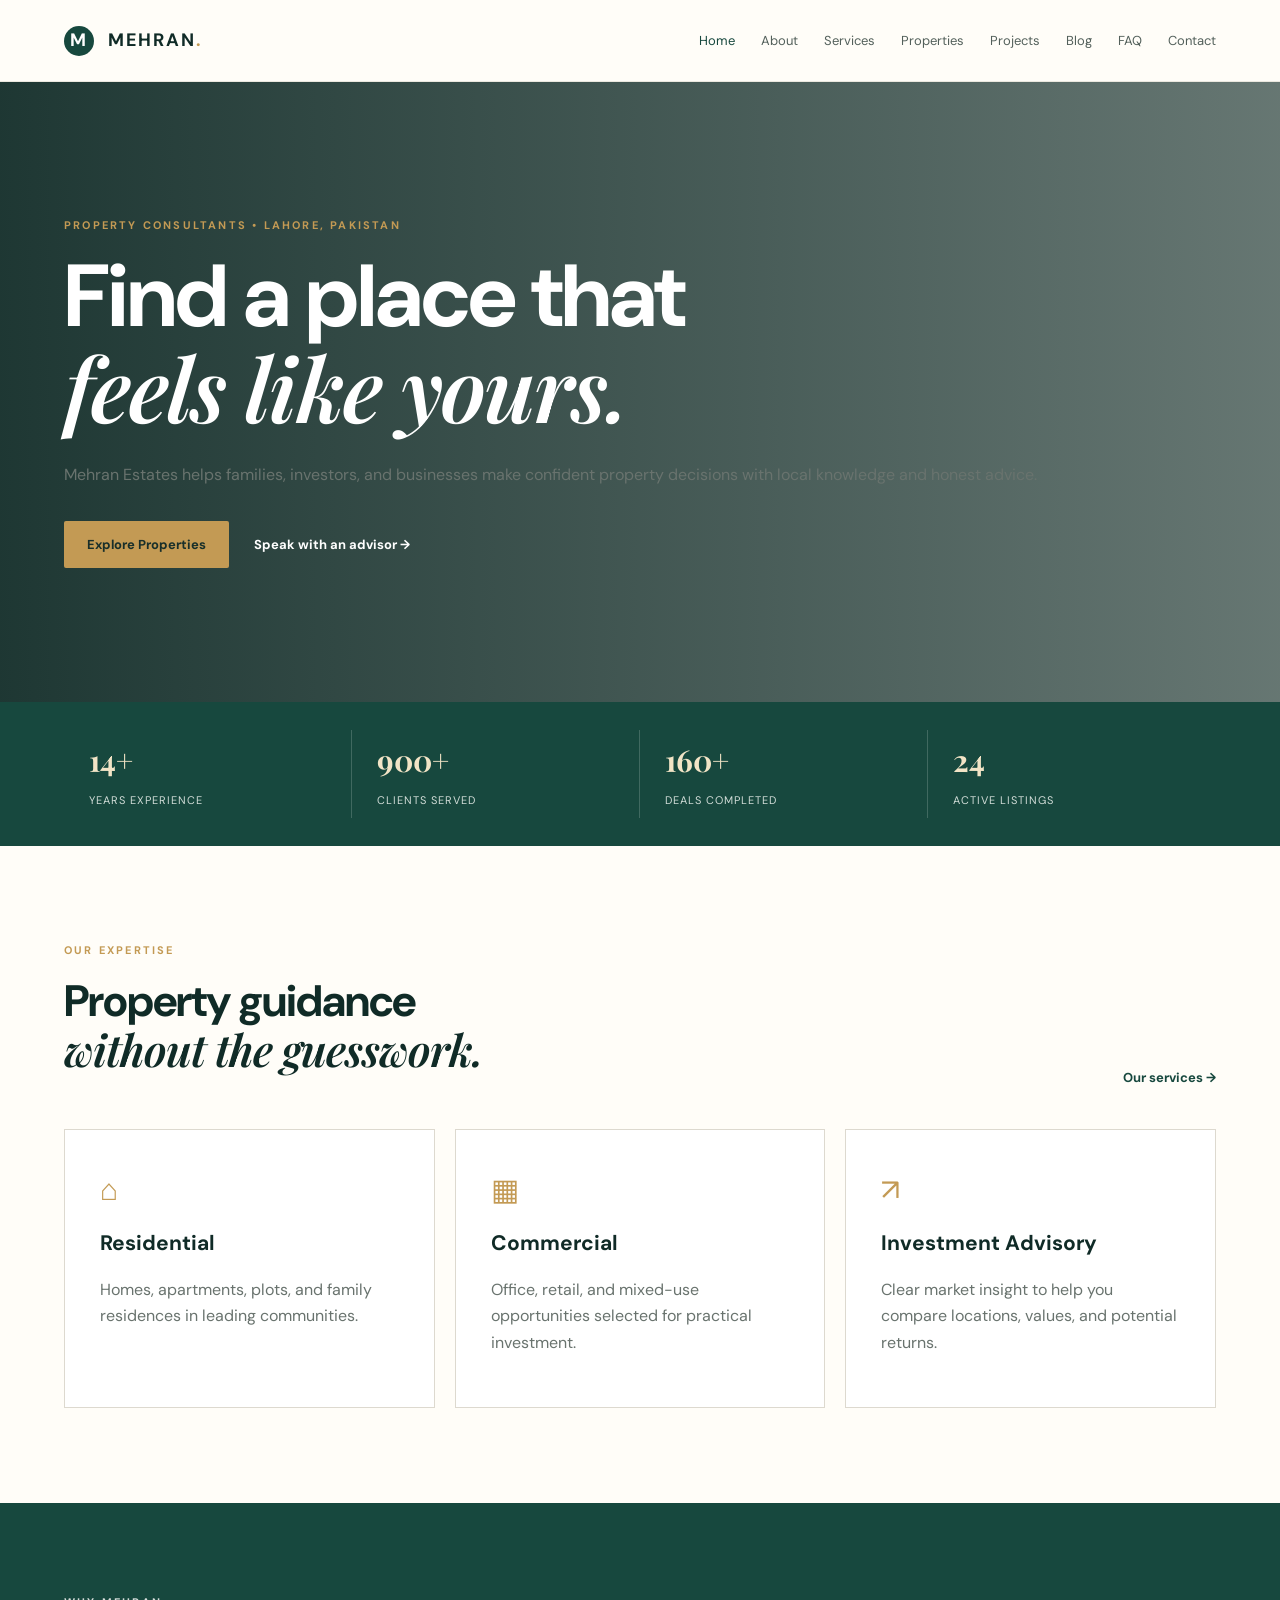
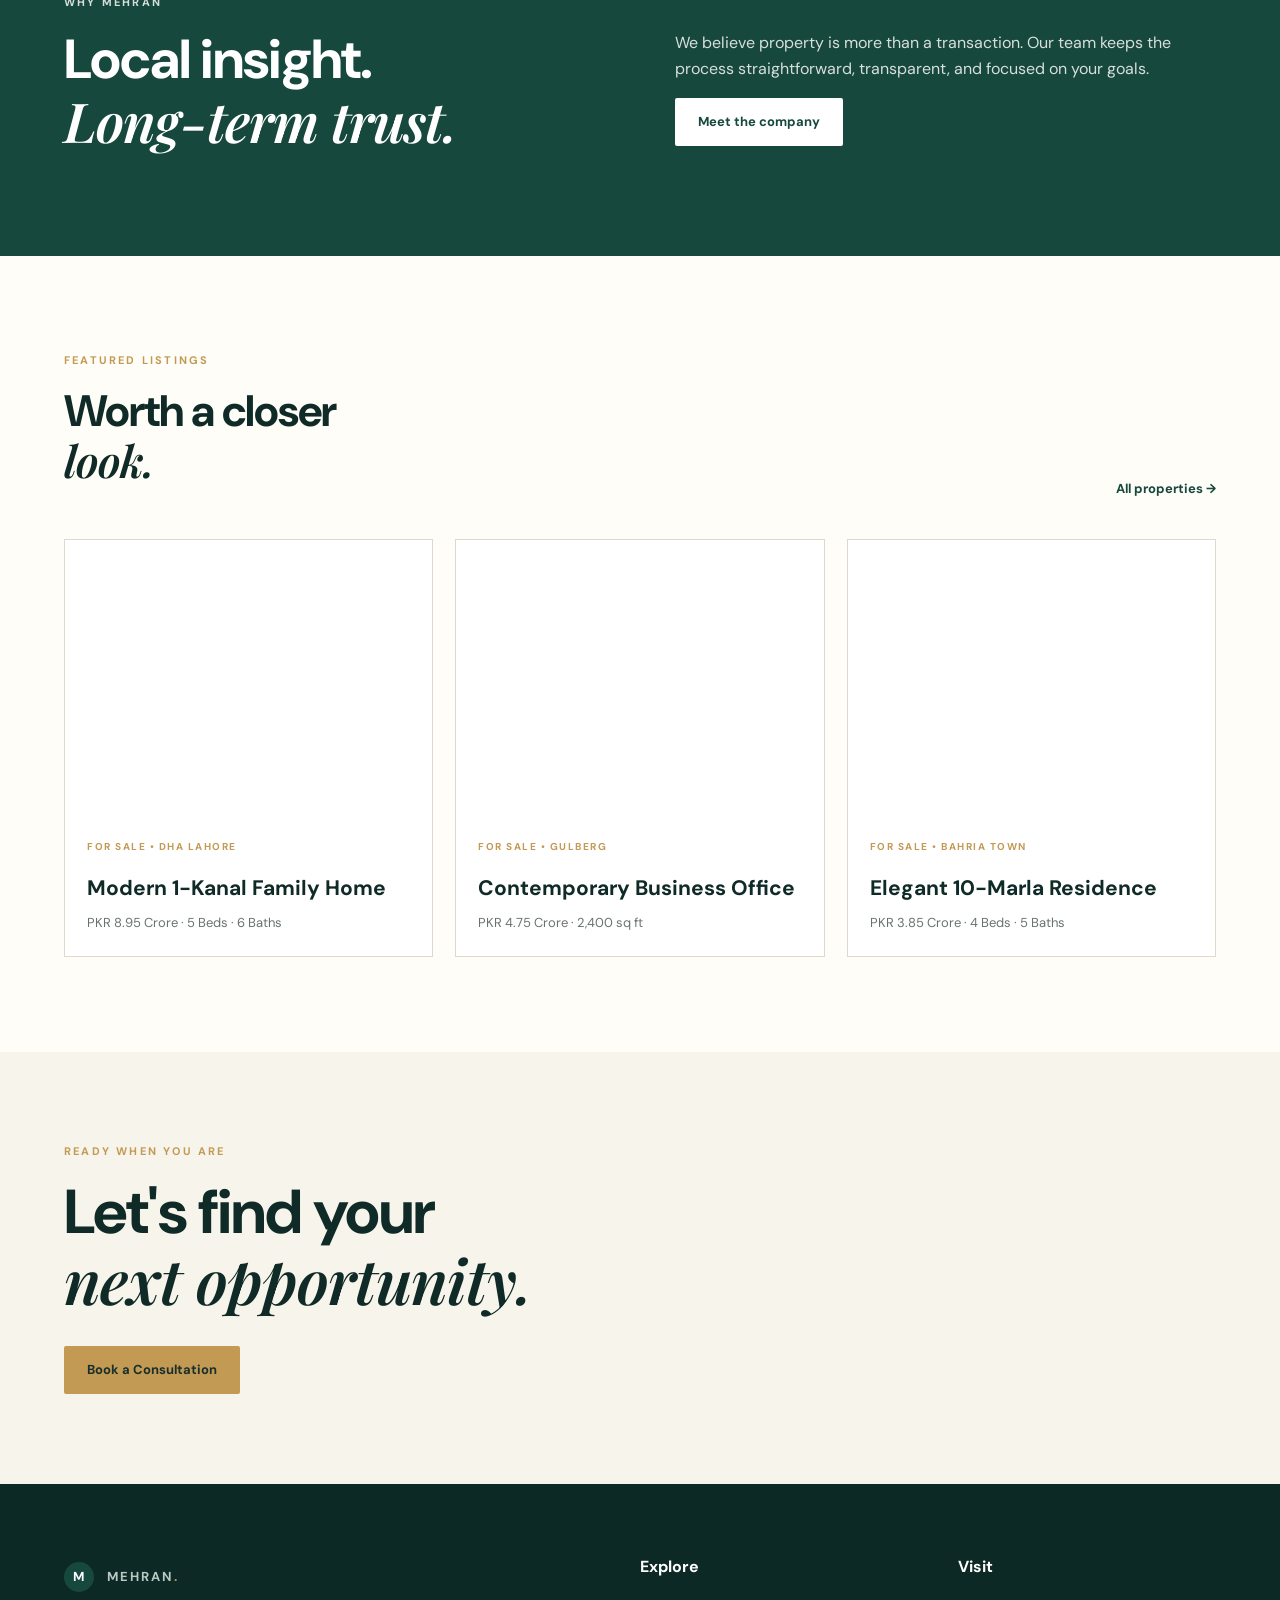
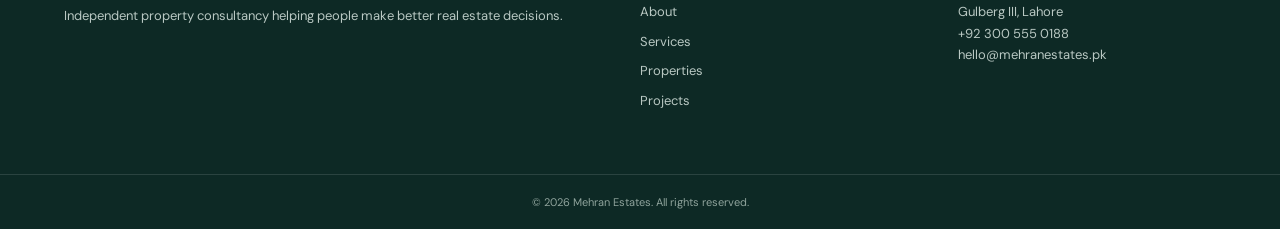
<file: index.html>
<!DOCTYPE html><html lang="en"><head><meta charset="UTF-8"><meta name="viewport" content="width=device-width, initial-scale=1.0"><meta name="description" content="A better way to find your place in Pakistan."><title>Home | Mehran Estates</title><link rel="stylesheet" href="style.css"></head><body>
<header><div class="container nav"><a class="logo" href="index.html"><span>M</span> MEHRAN<span class="gold">.</span></a><nav><a class="active" href="index.html">Home</a><a class="" href="about.html">About</a><a class="" href="services.html">Services</a><a class="" href="properties.html">Properties</a><a class="" href="projects.html">Projects</a><a class="" href="blog.html">Blog</a><a class="" href="faq.html">FAQ</a><a class="" href="contact.html">Contact</a></nav><button class="menu" aria-label="Open menu">☰</button></div></header><main><section class="hero"><div class="container hero-inner"><p class="eyebrow">PROPERTY CONSULTANTS • LAHORE, PAKISTAN</p><h1>Find a place that<br><i>feels like yours.</i></h1><p>Mehran Estates helps families, investors, and businesses make confident property decisions with local knowledge and honest advice.</p><div class="actions"><a class="btn" href="properties.html">Explore Properties</a><a class="link" href="contact.html">Speak with an advisor →</a></div></div></section>
<section class="stats"><div class="container stats-grid"><div><b>14+</b><span>Years Experience</span></div><div><b>900+</b><span>Clients Served</span></div><div><b>160+</b><span>Deals Completed</span></div><div><b>24</b><span>Active Listings</span></div></div></section>
<section class="section"><div class="container"><div class="heading"><div><p class="eyebrow">OUR EXPERTISE</p><h2>Property guidance<br><i>without the guesswork.</i></h2></div><a class="link" href="services.html">Our services →</a></div><div class="cards"><article><span class="icon">⌂</span><h3>Residential</h3><p>Homes, apartments, plots, and family residences in leading communities.</p></article><article><span class="icon">▦</span><h3>Commercial</h3><p>Office, retail, and mixed-use opportunities selected for practical investment.</p></article><article><span class="icon">↗</span><h3>Investment Advisory</h3><p>Clear market insight to help you compare locations, values, and potential returns.</p></article></div></div></section>
<section class="dark"><div class="container two"><div><p class="eyebrow">WHY MEHRAN</p><h2>Local insight.<br><i>Long-term trust.</i></h2></div><div><p>We believe property is more than a transaction. Our team keeps the process straightforward, transparent, and focused on your goals.</p><a class="btn light" href="about.html">Meet the company</a></div></div></section>
<section class="section"><div class="container"><div class="heading"><div><p class="eyebrow">FEATURED LISTINGS</p><h2>Worth a closer<br><i>look.</i></h2></div><a class="link" href="properties.html">All properties →</a></div><div class="property-grid">
<article class="property"><div class="photo p1"></div><div class="property-body"><small>FOR SALE • DHA LAHORE</small><h3>Modern 1-Kanal Family Home</h3><p>PKR 8.95 Crore · 5 Beds · 6 Baths</p></div></article>
<article class="property"><div class="photo p2"></div><div class="property-body"><small>FOR SALE • GULBERG</small><h3>Contemporary Business Office</h3><p>PKR 4.75 Crore · 2,400 sq ft</p></div></article>
<article class="property"><div class="photo p3"></div><div class="property-body"><small>FOR SALE • BAHRIA TOWN</small><h3>Elegant 10-Marla Residence</h3><p>PKR 3.85 Crore · 4 Beds · 5 Baths</p></div></article></div></div></section>
<section class="cta"><div class="container"><p class="eyebrow">READY WHEN YOU ARE</p><h2>Let's find your<br><i>next opportunity.</i></h2><a class="btn" href="contact.html">Book a Consultation</a></div></section></main>
<footer><div class="container footer-grid"><div><a class="logo footer-logo" href="index.html"><span>M</span> MEHRAN<span class="gold">.</span></a><p>Independent property consultancy helping people make better real estate decisions.</p></div><div><h4>Explore</h4><a href="about.html">About</a><a href="services.html">Services</a><a href="properties.html">Properties</a><a href="projects.html">Projects</a></div><div><h4>Visit</h4><p>Gulberg III, Lahore<br>+92 300 555 0188<br>hello@mehranestates.pk</p></div></div><div class="copyright">© 2026 Mehran Estates. All rights reserved.</div></footer>
<script src="script.js"></script></body></html>
</file>
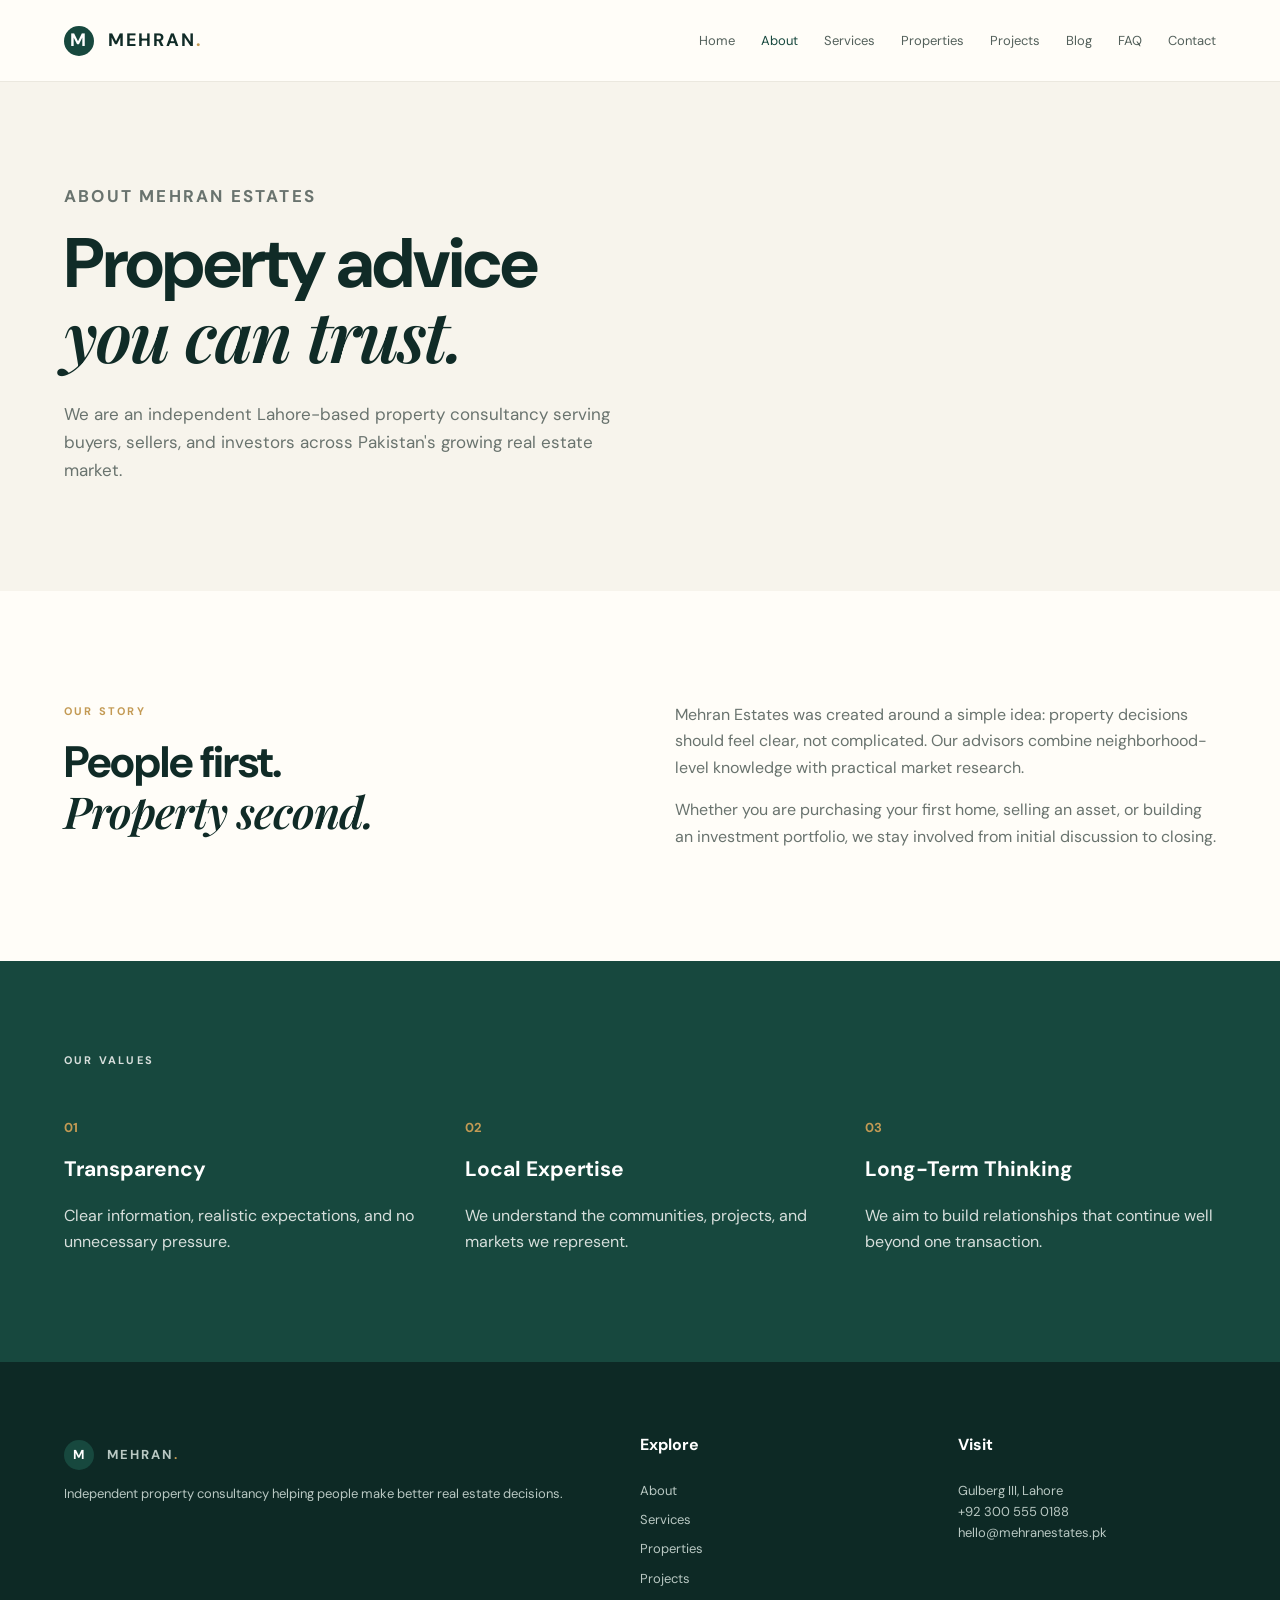
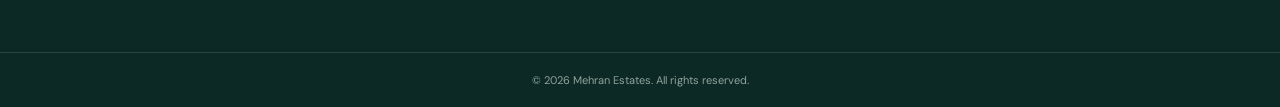
<file: about.html>
<!DOCTYPE html><html lang="en"><head><meta charset="UTF-8"><meta name="viewport" content="width=device-width, initial-scale=1.0"><meta name="description" content="Built on local knowledge and lasting relationships."><title>About Us | Mehran Estates</title><link rel="stylesheet" href="style.css"></head><body>
<header><div class="container nav"><a class="logo" href="index.html"><span>M</span> MEHRAN<span class="gold">.</span></a><nav><a class="" href="index.html">Home</a><a class="active" href="about.html">About</a><a class="" href="services.html">Services</a><a class="" href="properties.html">Properties</a><a class="" href="projects.html">Projects</a><a class="" href="blog.html">Blog</a><a class="" href="faq.html">FAQ</a><a class="" href="contact.html">Contact</a></nav><button class="menu" aria-label="Open menu">☰</button></div></header><main><section class="page-hero"><div class="container"><p class="eyebrow">ABOUT MEHRAN ESTATES</p><h1>Property advice<br><i>you can trust.</i></h1><p>We are an independent Lahore-based property consultancy serving buyers, sellers, and investors across Pakistan's growing real estate market.</p></div></section>
<section class="section"><div class="container two"><div><p class="eyebrow">OUR STORY</p><h2>People first.<br><i>Property second.</i></h2></div><div><p>Mehran Estates was created around a simple idea: property decisions should feel clear, not complicated. Our advisors combine neighborhood-level knowledge with practical market research.</p><p>Whether you are purchasing your first home, selling an asset, or building an investment portfolio, we stay involved from initial discussion to closing.</p></div></div></section>
<section class="dark"><div class="container"><p class="eyebrow">OUR VALUES</p><div class="values"><div><b>01</b><h3>Transparency</h3><p>Clear information, realistic expectations, and no unnecessary pressure.</p></div><div><b>02</b><h3>Local Expertise</h3><p>We understand the communities, projects, and markets we represent.</p></div><div><b>03</b><h3>Long-Term Thinking</h3><p>We aim to build relationships that continue well beyond one transaction.</p></div></div></div></section></main>
<footer><div class="container footer-grid"><div><a class="logo footer-logo" href="index.html"><span>M</span> MEHRAN<span class="gold">.</span></a><p>Independent property consultancy helping people make better real estate decisions.</p></div><div><h4>Explore</h4><a href="about.html">About</a><a href="services.html">Services</a><a href="properties.html">Properties</a><a href="projects.html">Projects</a></div><div><h4>Visit</h4><p>Gulberg III, Lahore<br>+92 300 555 0188<br>hello@mehranestates.pk</p></div></div><div class="copyright">© 2026 Mehran Estates. All rights reserved.</div></footer>
<script src="script.js"></script></body></html>
</file>
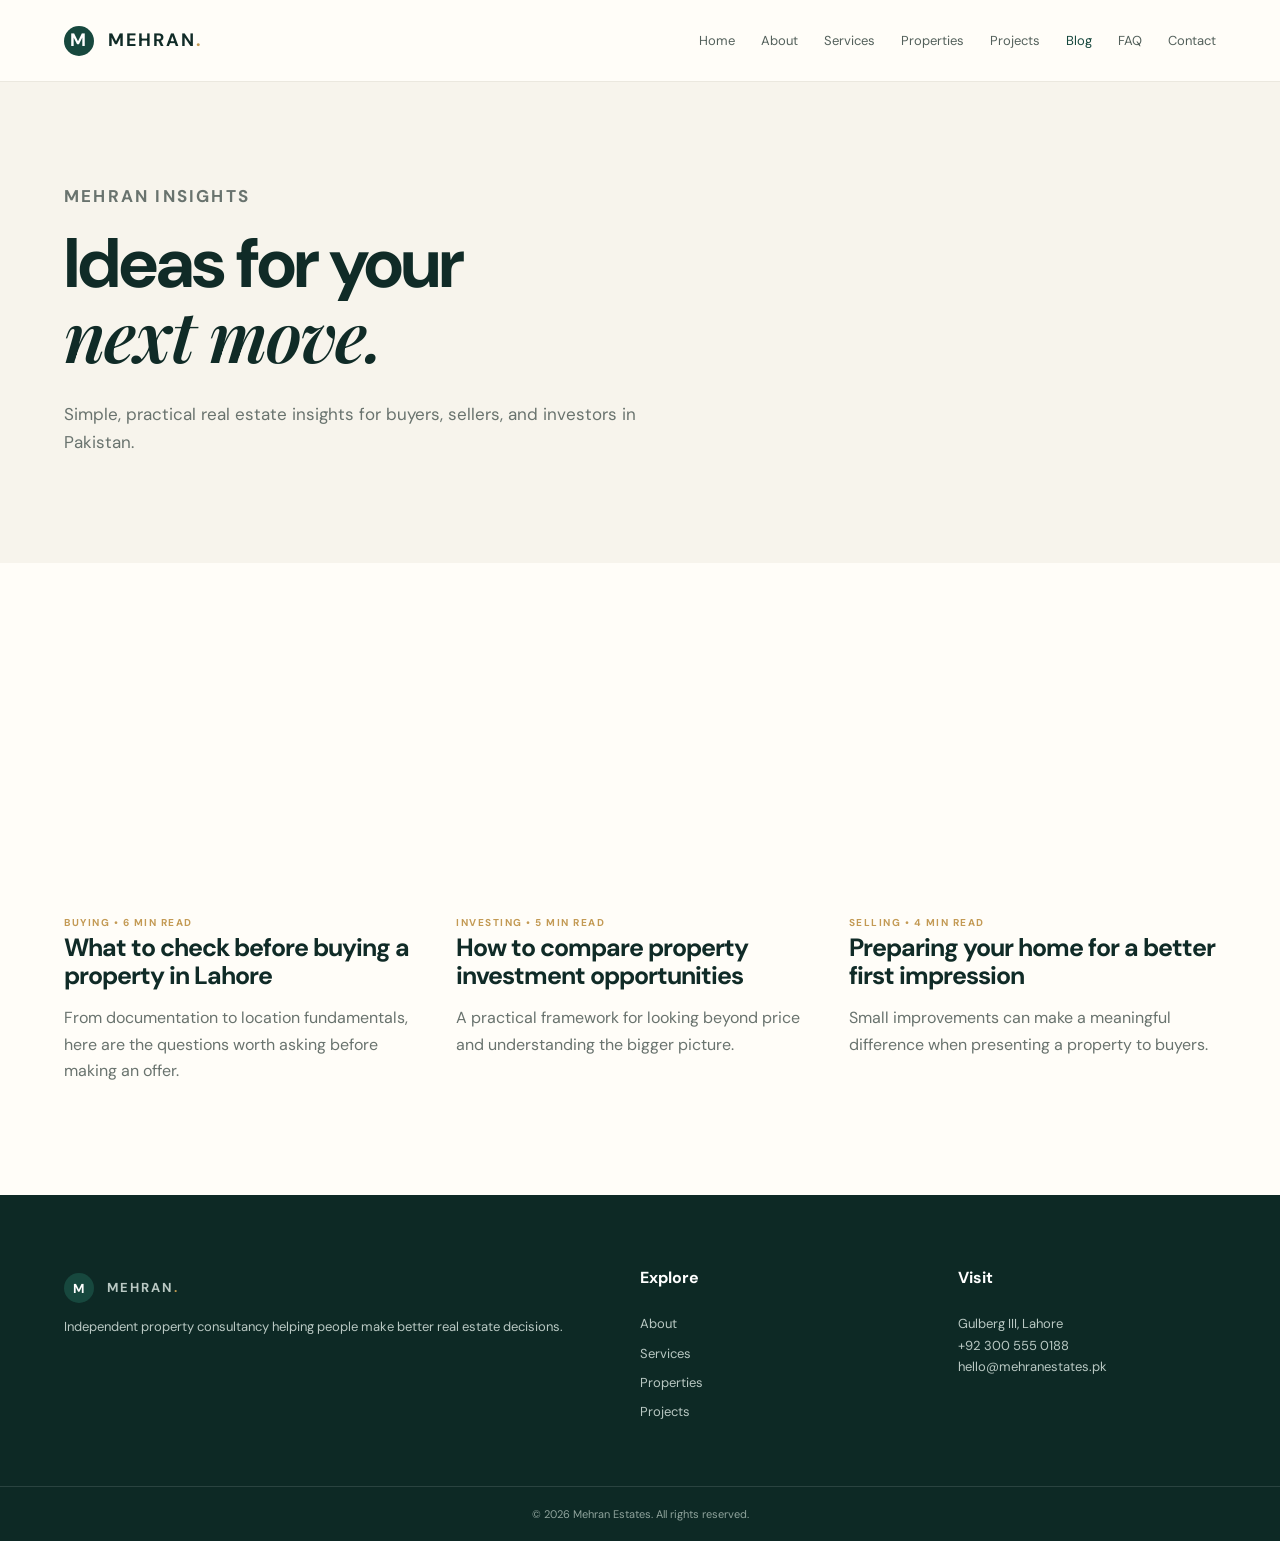
<file: blog.html>
<!DOCTYPE html><html lang="en"><head><meta charset="UTF-8"><meta name="viewport" content="width=device-width, initial-scale=1.0"><meta name="description" content="Useful perspectives for smarter property decisions."><title>Insights | Mehran Estates</title><link rel="stylesheet" href="style.css"></head><body>
<header><div class="container nav"><a class="logo" href="index.html"><span>M</span> MEHRAN<span class="gold">.</span></a><nav><a class="" href="index.html">Home</a><a class="" href="about.html">About</a><a class="" href="services.html">Services</a><a class="" href="properties.html">Properties</a><a class="" href="projects.html">Projects</a><a class="active" href="blog.html">Blog</a><a class="" href="faq.html">FAQ</a><a class="" href="contact.html">Contact</a></nav><button class="menu" aria-label="Open menu">☰</button></div></header><main><section class="page-hero"><div class="container"><p class="eyebrow">MEHRAN INSIGHTS</p><h1>Ideas for your<br><i>next move.</i></h1><p>Simple, practical real estate insights for buyers, sellers, and investors in Pakistan.</p></div></section>
<section class="section"><div class="container blog-grid"><article><div class="blog-photo b1"></div><small>BUYING • 6 MIN READ</small><h2>What to check before buying a property in Lahore</h2><p>From documentation to location fundamentals, here are the questions worth asking before making an offer.</p></article><article><div class="blog-photo b2"></div><small>INVESTING • 5 MIN READ</small><h2>How to compare property investment opportunities</h2><p>A practical framework for looking beyond price and understanding the bigger picture.</p></article><article><div class="blog-photo b3"></div><small>SELLING • 4 MIN READ</small><h2>Preparing your home for a better first impression</h2><p>Small improvements can make a meaningful difference when presenting a property to buyers.</p></article></div></section></main>
<footer><div class="container footer-grid"><div><a class="logo footer-logo" href="index.html"><span>M</span> MEHRAN<span class="gold">.</span></a><p>Independent property consultancy helping people make better real estate decisions.</p></div><div><h4>Explore</h4><a href="about.html">About</a><a href="services.html">Services</a><a href="properties.html">Properties</a><a href="projects.html">Projects</a></div><div><h4>Visit</h4><p>Gulberg III, Lahore<br>+92 300 555 0188<br>hello@mehranestates.pk</p></div></div><div class="copyright">© 2026 Mehran Estates. All rights reserved.</div></footer>
<script src="script.js"></script></body></html>
</file>
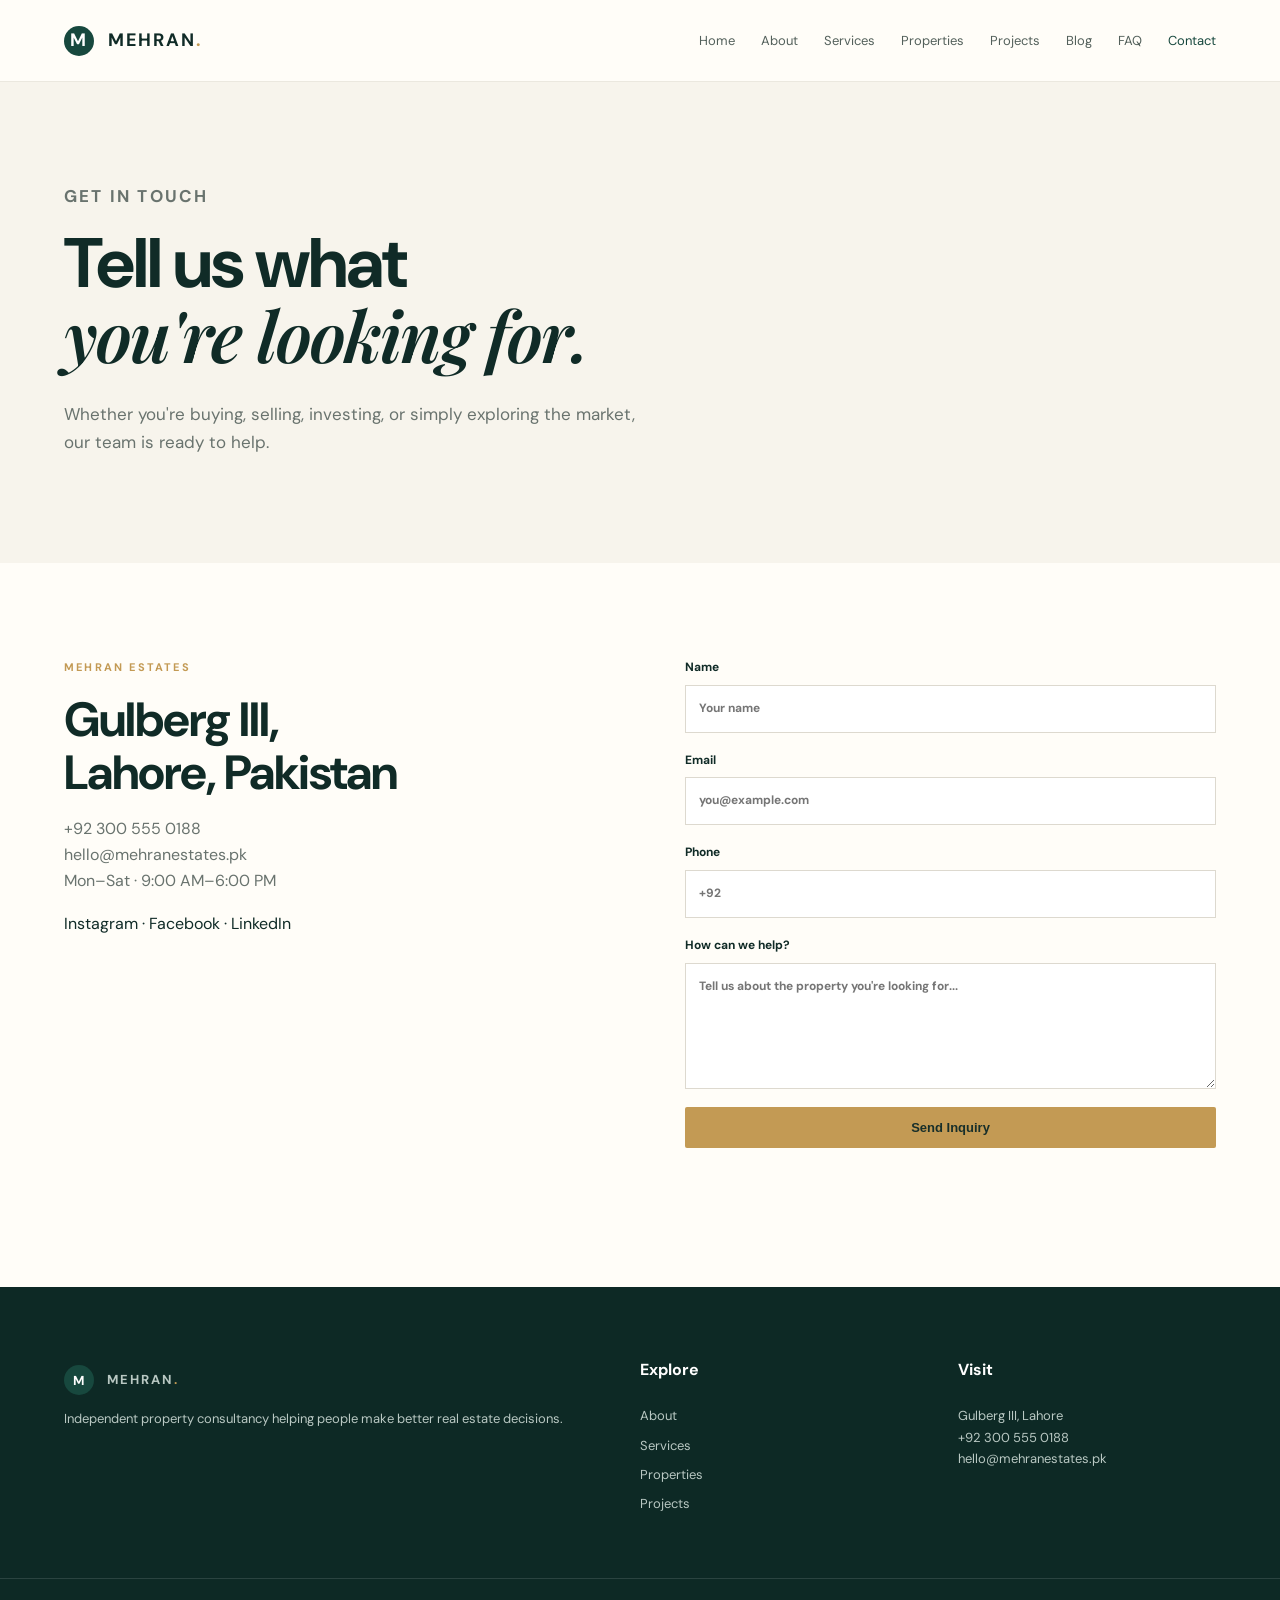
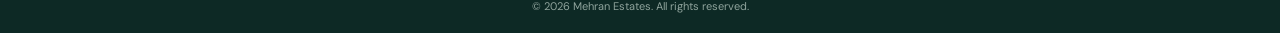
<file: contact.html>
<!DOCTYPE html><html lang="en"><head><meta charset="UTF-8"><meta name="viewport" content="width=device-width, initial-scale=1.0"><meta name="description" content="Let's talk about your next property move."><title>Contact | Mehran Estates</title><link rel="stylesheet" href="style.css"></head><body>
<header><div class="container nav"><a class="logo" href="index.html"><span>M</span> MEHRAN<span class="gold">.</span></a><nav><a class="" href="index.html">Home</a><a class="" href="about.html">About</a><a class="" href="services.html">Services</a><a class="" href="properties.html">Properties</a><a class="" href="projects.html">Projects</a><a class="" href="blog.html">Blog</a><a class="" href="faq.html">FAQ</a><a class="active" href="contact.html">Contact</a></nav><button class="menu" aria-label="Open menu">☰</button></div></header><main><section class="page-hero"><div class="container"><p class="eyebrow">GET IN TOUCH</p><h1>Tell us what<br><i>you're looking for.</i></h1><p>Whether you're buying, selling, investing, or simply exploring the market, our team is ready to help.</p></div></section>
<section class="section"><div class="container contact-grid"><div><p class="eyebrow">MEHRAN ESTATES</p><h2>Gulberg III,<br>Lahore, Pakistan</h2><p>+92 300 555 0188<br>hello@mehranestates.pk<br>Mon–Sat · 9:00 AM–6:00 PM</p><div class="social">Instagram · Facebook · LinkedIn</div></div><form onsubmit="return submitForm(event)"><label>Name<input required type="text" placeholder="Your name"></label><label>Email<input required type="email" placeholder="you@example.com"></label><label>Phone<input type="tel" placeholder="+92"></label><label>How can we help?<textarea required rows="5" placeholder="Tell us about the property you're looking for..."></textarea></label><button class="btn" type="submit">Send Inquiry</button><p id="form-message"></p></form></div></section></main>
<footer><div class="container footer-grid"><div><a class="logo footer-logo" href="index.html"><span>M</span> MEHRAN<span class="gold">.</span></a><p>Independent property consultancy helping people make better real estate decisions.</p></div><div><h4>Explore</h4><a href="about.html">About</a><a href="services.html">Services</a><a href="properties.html">Properties</a><a href="projects.html">Projects</a></div><div><h4>Visit</h4><p>Gulberg III, Lahore<br>+92 300 555 0188<br>hello@mehranestates.pk</p></div></div><div class="copyright">© 2026 Mehran Estates. All rights reserved.</div></footer>
<script src="script.js"></script></body></html>
</file>
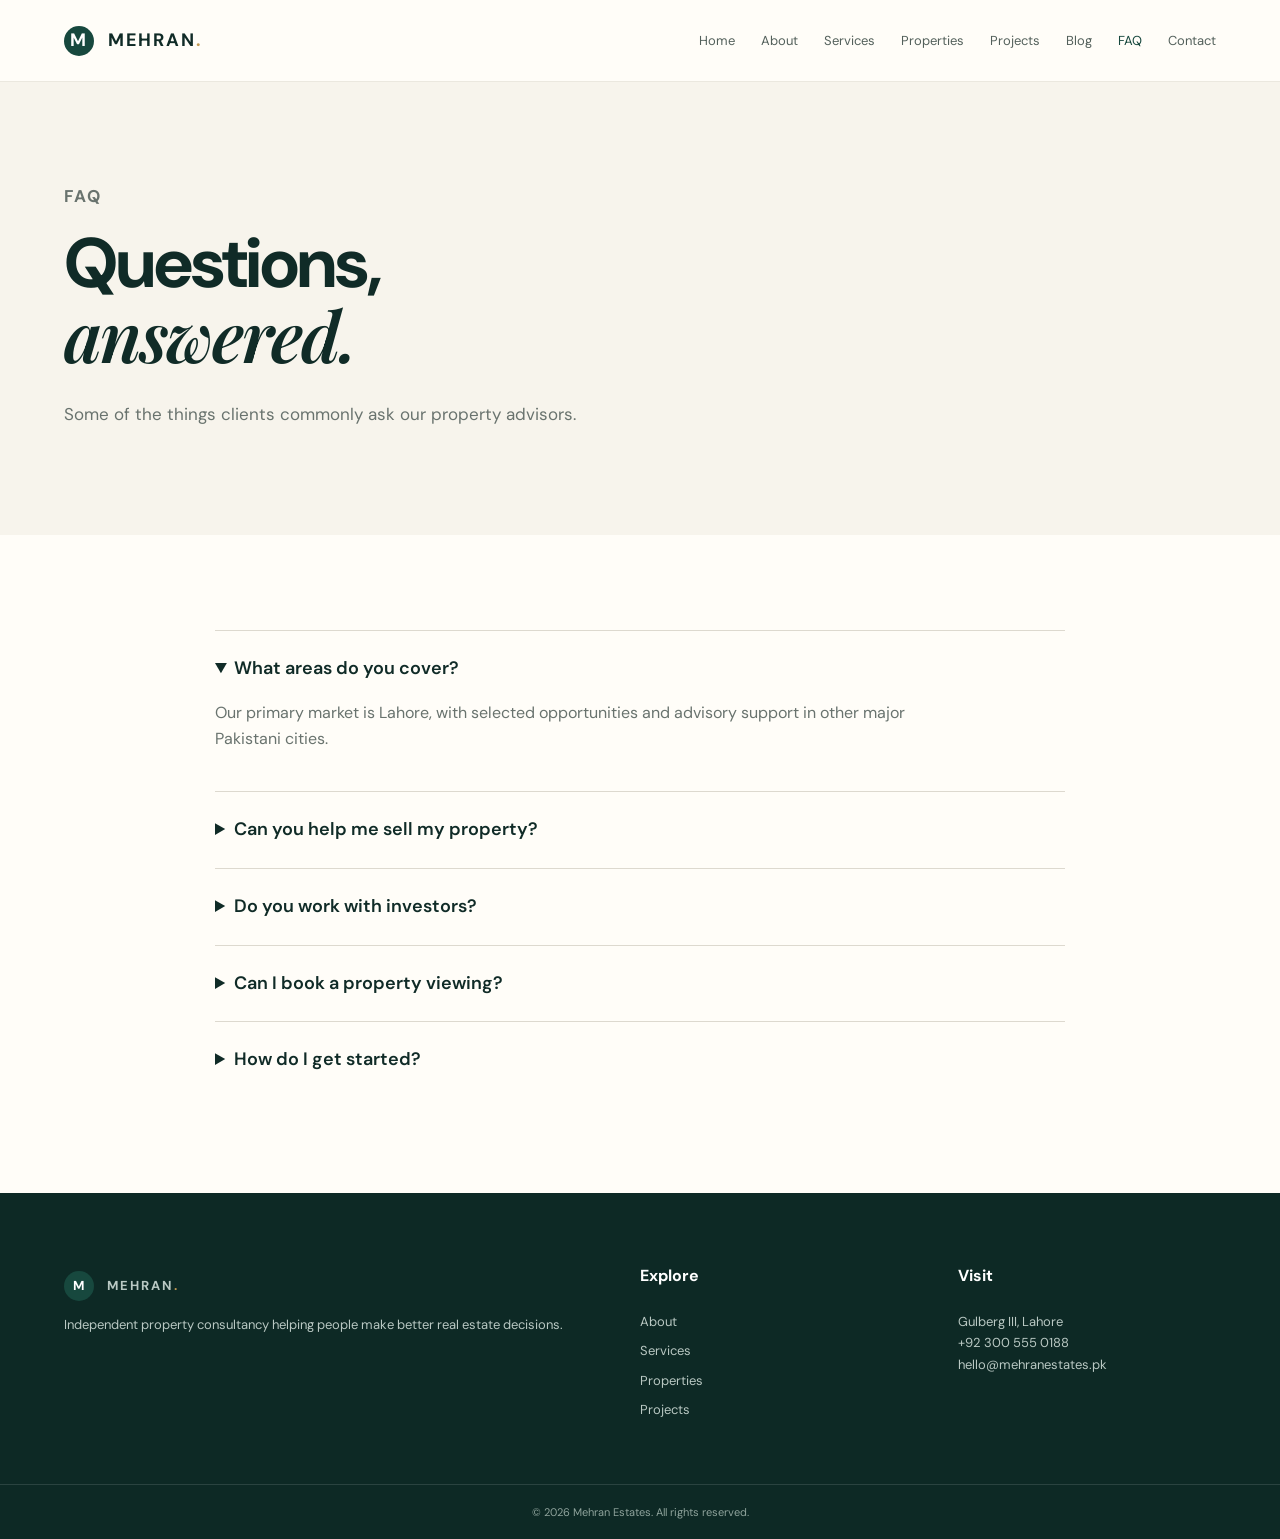
<file: faq.html>
<!DOCTYPE html><html lang="en"><head><meta charset="UTF-8"><meta name="viewport" content="width=device-width, initial-scale=1.0"><meta name="description" content="Answers to common property questions."><title>FAQ | Mehran Estates</title><link rel="stylesheet" href="style.css"></head><body>
<header><div class="container nav"><a class="logo" href="index.html"><span>M</span> MEHRAN<span class="gold">.</span></a><nav><a class="" href="index.html">Home</a><a class="" href="about.html">About</a><a class="" href="services.html">Services</a><a class="" href="properties.html">Properties</a><a class="" href="projects.html">Projects</a><a class="" href="blog.html">Blog</a><a class="active" href="faq.html">FAQ</a><a class="" href="contact.html">Contact</a></nav><button class="menu" aria-label="Open menu">☰</button></div></header><main><section class="page-hero"><div class="container"><p class="eyebrow">FAQ</p><h1>Questions,<br><i>answered.</i></h1><p>Some of the things clients commonly ask our property advisors.</p></div></section>
<section class="section"><div class="container faq"><details open><summary>What areas do you cover?</summary><p>Our primary market is Lahore, with selected opportunities and advisory support in other major Pakistani cities.</p></details><details><summary>Can you help me sell my property?</summary><p>Yes. We can assist with property positioning, marketing, buyer coordination, negotiation, and transaction support.</p></details><details><summary>Do you work with investors?</summary><p>Yes. We help investors compare opportunities based on location, demand, pricing, project quality, and intended investment horizon.</p></details><details><summary>Can I book a property viewing?</summary><p>Absolutely. Contact our team with the property you are interested in and a preferred date and time.</p></details><details><summary>How do I get started?</summary><p>Send us a message through the contact page. An advisor will discuss your requirements and recommend the next step.</p></details></div></section></main>
<footer><div class="container footer-grid"><div><a class="logo footer-logo" href="index.html"><span>M</span> MEHRAN<span class="gold">.</span></a><p>Independent property consultancy helping people make better real estate decisions.</p></div><div><h4>Explore</h4><a href="about.html">About</a><a href="services.html">Services</a><a href="properties.html">Properties</a><a href="projects.html">Projects</a></div><div><h4>Visit</h4><p>Gulberg III, Lahore<br>+92 300 555 0188<br>hello@mehranestates.pk</p></div></div><div class="copyright">© 2026 Mehran Estates. All rights reserved.</div></footer>
<script src="script.js"></script></body></html>
</file>
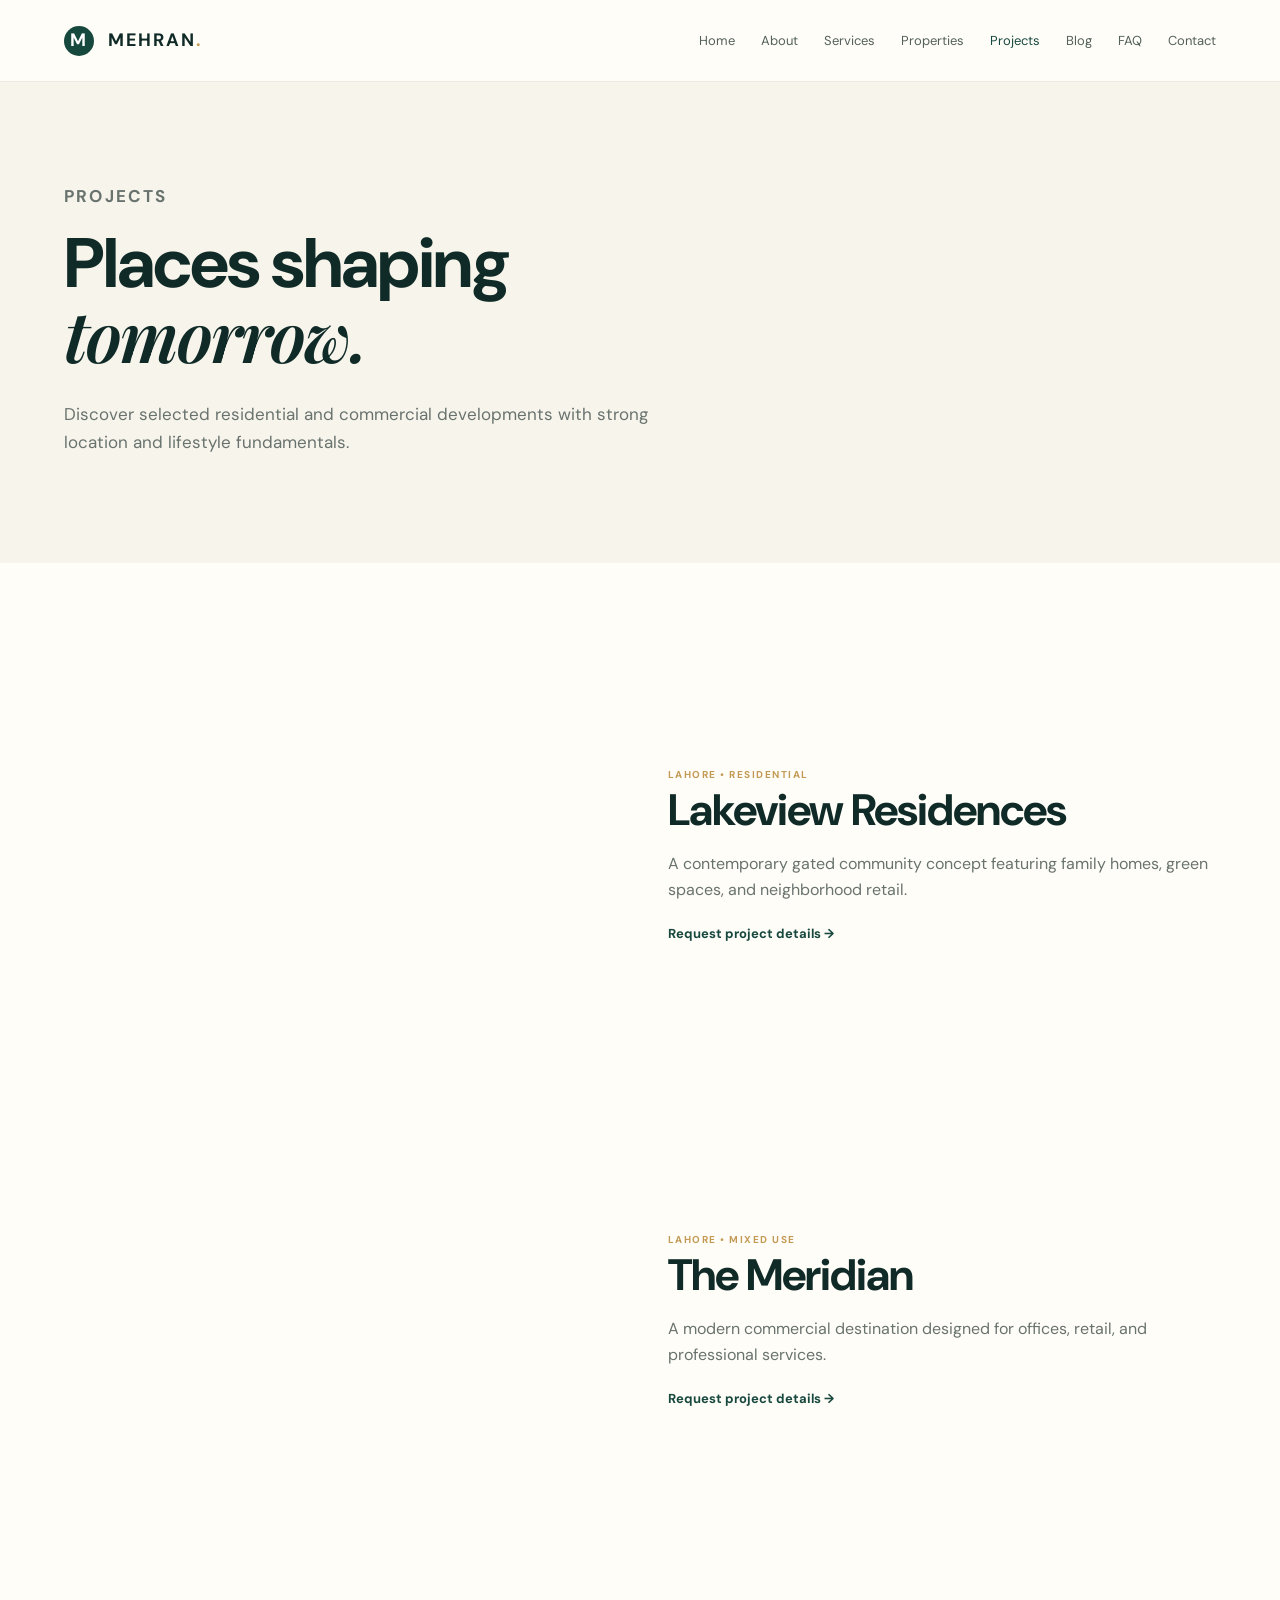
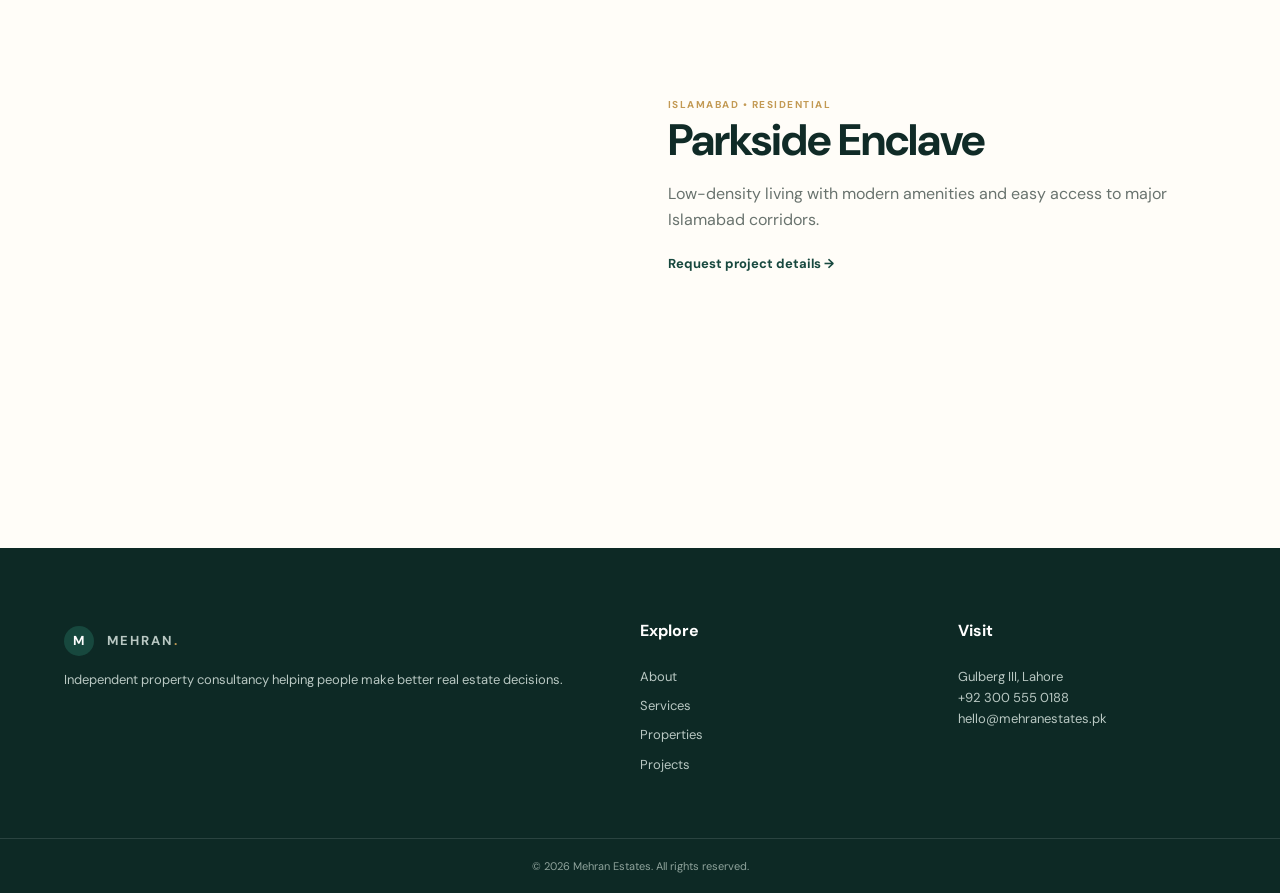
<file: projects.html>
<!DOCTYPE html><html lang="en"><head><meta charset="UTF-8"><meta name="viewport" content="width=device-width, initial-scale=1.0"><meta name="description" content="Communities and developments we follow closely."><title>Projects | Mehran Estates</title><link rel="stylesheet" href="style.css"></head><body>
<header><div class="container nav"><a class="logo" href="index.html"><span>M</span> MEHRAN<span class="gold">.</span></a><nav><a class="" href="index.html">Home</a><a class="" href="about.html">About</a><a class="" href="services.html">Services</a><a class="" href="properties.html">Properties</a><a class="active" href="projects.html">Projects</a><a class="" href="blog.html">Blog</a><a class="" href="faq.html">FAQ</a><a class="" href="contact.html">Contact</a></nav><button class="menu" aria-label="Open menu">☰</button></div></header><main><section class="page-hero"><div class="container"><p class="eyebrow">PROJECTS</p><h1>Places shaping<br><i>tomorrow.</i></h1><p>Discover selected residential and commercial developments with strong location and lifestyle fundamentals.</p></div></section>
<section class="section"><div class="container project-list"><article><div class="project-photo x1"></div><div><small>LAHORE • RESIDENTIAL</small><h2>Lakeview Residences</h2><p>A contemporary gated community concept featuring family homes, green spaces, and neighborhood retail.</p><a class="link" href="contact.html">Request project details →</a></div></article><article><div class="project-photo x2"></div><div><small>LAHORE • MIXED USE</small><h2>The Meridian</h2><p>A modern commercial destination designed for offices, retail, and professional services.</p><a class="link" href="contact.html">Request project details →</a></div></article><article><div class="project-photo x3"></div><div><small>ISLAMABAD • RESIDENTIAL</small><h2>Parkside Enclave</h2><p>Low-density living with modern amenities and easy access to major Islamabad corridors.</p><a class="link" href="contact.html">Request project details →</a></div></article></div></section></main>
<footer><div class="container footer-grid"><div><a class="logo footer-logo" href="index.html"><span>M</span> MEHRAN<span class="gold">.</span></a><p>Independent property consultancy helping people make better real estate decisions.</p></div><div><h4>Explore</h4><a href="about.html">About</a><a href="services.html">Services</a><a href="properties.html">Properties</a><a href="projects.html">Projects</a></div><div><h4>Visit</h4><p>Gulberg III, Lahore<br>+92 300 555 0188<br>hello@mehranestates.pk</p></div></div><div class="copyright">© 2026 Mehran Estates. All rights reserved.</div></footer>
<script src="script.js"></script></body></html>
</file>
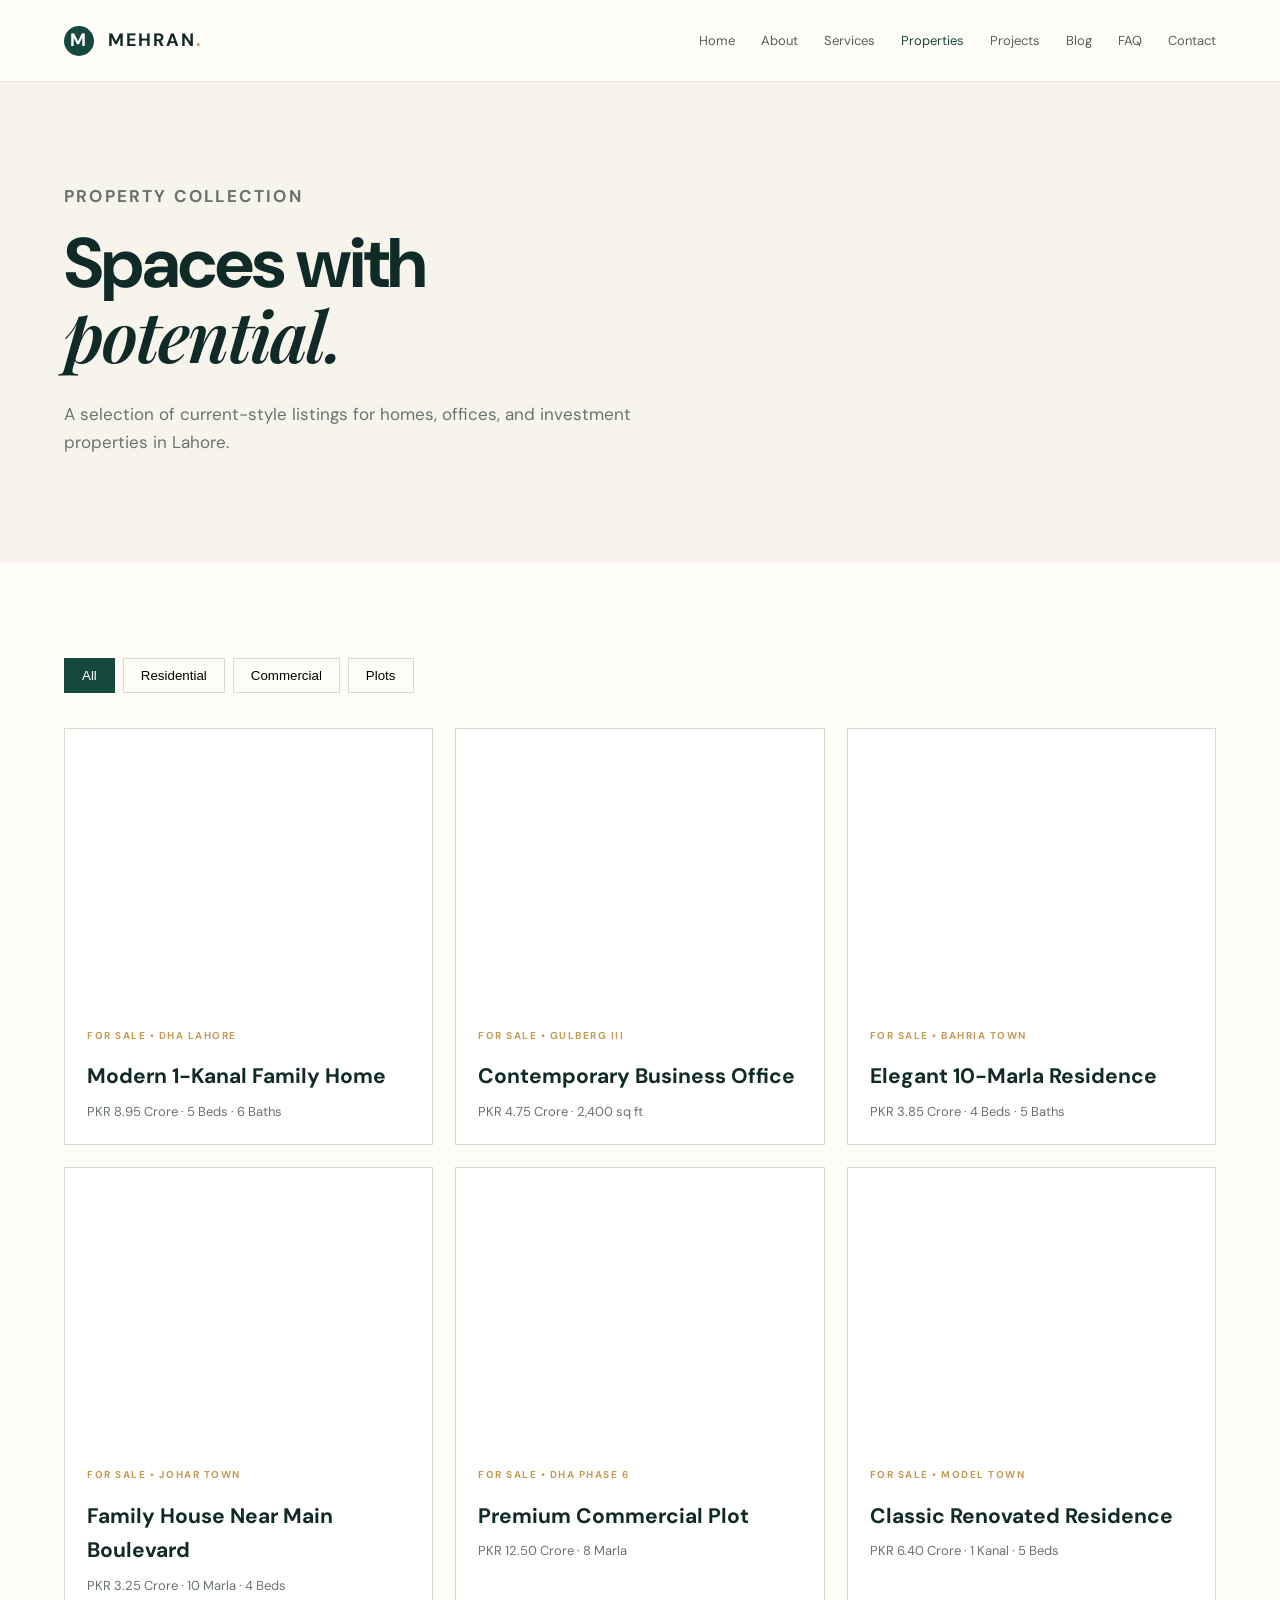
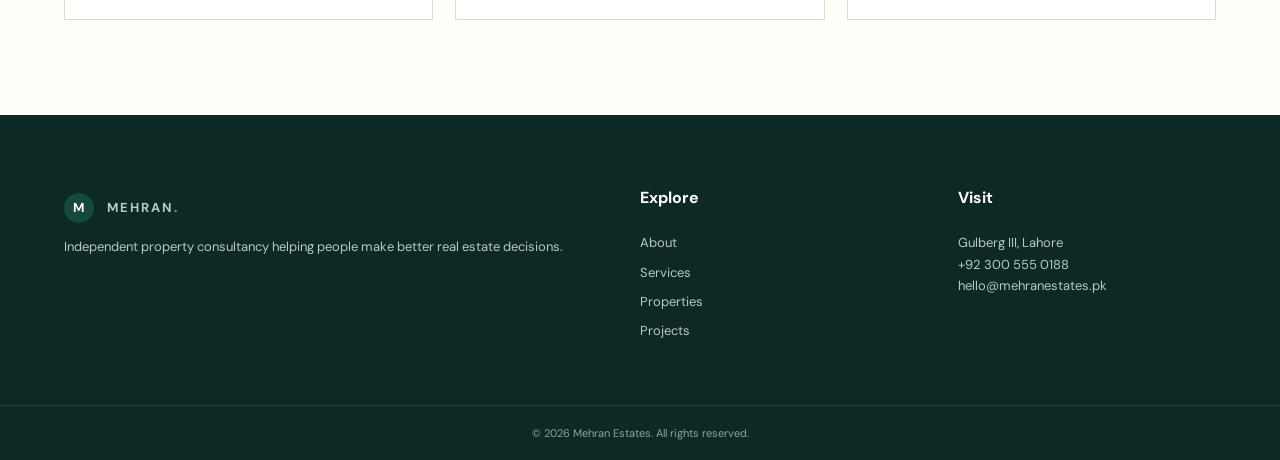
<file: properties.html>
<!DOCTYPE html><html lang="en"><head><meta charset="UTF-8"><meta name="viewport" content="width=device-width, initial-scale=1.0"><meta name="description" content="Explore selected residential and commercial opportunities."><title>Properties | Mehran Estates</title><link rel="stylesheet" href="style.css"></head><body>
<header><div class="container nav"><a class="logo" href="index.html"><span>M</span> MEHRAN<span class="gold">.</span></a><nav><a class="" href="index.html">Home</a><a class="" href="about.html">About</a><a class="" href="services.html">Services</a><a class="active" href="properties.html">Properties</a><a class="" href="projects.html">Projects</a><a class="" href="blog.html">Blog</a><a class="" href="faq.html">FAQ</a><a class="" href="contact.html">Contact</a></nav><button class="menu" aria-label="Open menu">☰</button></div></header><main><section class="page-hero"><div class="container"><p class="eyebrow">PROPERTY COLLECTION</p><h1>Spaces with<br><i>potential.</i></h1><p>A selection of current-style listings for homes, offices, and investment properties in Lahore.</p></div></section>
<section class="section"><div class="container"><div class="filters"><button class="selected">All</button><button>Residential</button><button>Commercial</button><button>Plots</button></div><div class="property-grid large">
<article class="property"><div class="photo p1"></div><div class="property-body"><small>FOR SALE • DHA LAHORE</small><h3>Modern 1-Kanal Family Home</h3><p>PKR 8.95 Crore · 5 Beds · 6 Baths</p></div></article><article class="property"><div class="photo p2"></div><div class="property-body"><small>FOR SALE • GULBERG III</small><h3>Contemporary Business Office</h3><p>PKR 4.75 Crore · 2,400 sq ft</p></div></article><article class="property"><div class="photo p3"></div><div class="property-body"><small>FOR SALE • BAHRIA TOWN</small><h3>Elegant 10-Marla Residence</h3><p>PKR 3.85 Crore · 4 Beds · 5 Baths</p></div></article><article class="property"><div class="photo p4"></div><div class="property-body"><small>FOR SALE • JOHAR TOWN</small><h3>Family House Near Main Boulevard</h3><p>PKR 3.25 Crore · 10 Marla · 4 Beds</p></div></article><article class="property"><div class="photo p5"></div><div class="property-body"><small>FOR SALE • DHA PHASE 6</small><h3>Premium Commercial Plot</h3><p>PKR 12.50 Crore · 8 Marla</p></div></article><article class="property"><div class="photo p6"></div><div class="property-body"><small>FOR SALE • MODEL TOWN</small><h3>Classic Renovated Residence</h3><p>PKR 6.40 Crore · 1 Kanal · 5 Beds</p></div></article></div></div></section></main>
<footer><div class="container footer-grid"><div><a class="logo footer-logo" href="index.html"><span>M</span> MEHRAN<span class="gold">.</span></a><p>Independent property consultancy helping people make better real estate decisions.</p></div><div><h4>Explore</h4><a href="about.html">About</a><a href="services.html">Services</a><a href="properties.html">Properties</a><a href="projects.html">Projects</a></div><div><h4>Visit</h4><p>Gulberg III, Lahore<br>+92 300 555 0188<br>hello@mehranestates.pk</p></div></div><div class="copyright">© 2026 Mehran Estates. All rights reserved.</div></footer>
<script src="script.js"></script></body></html>
</file>
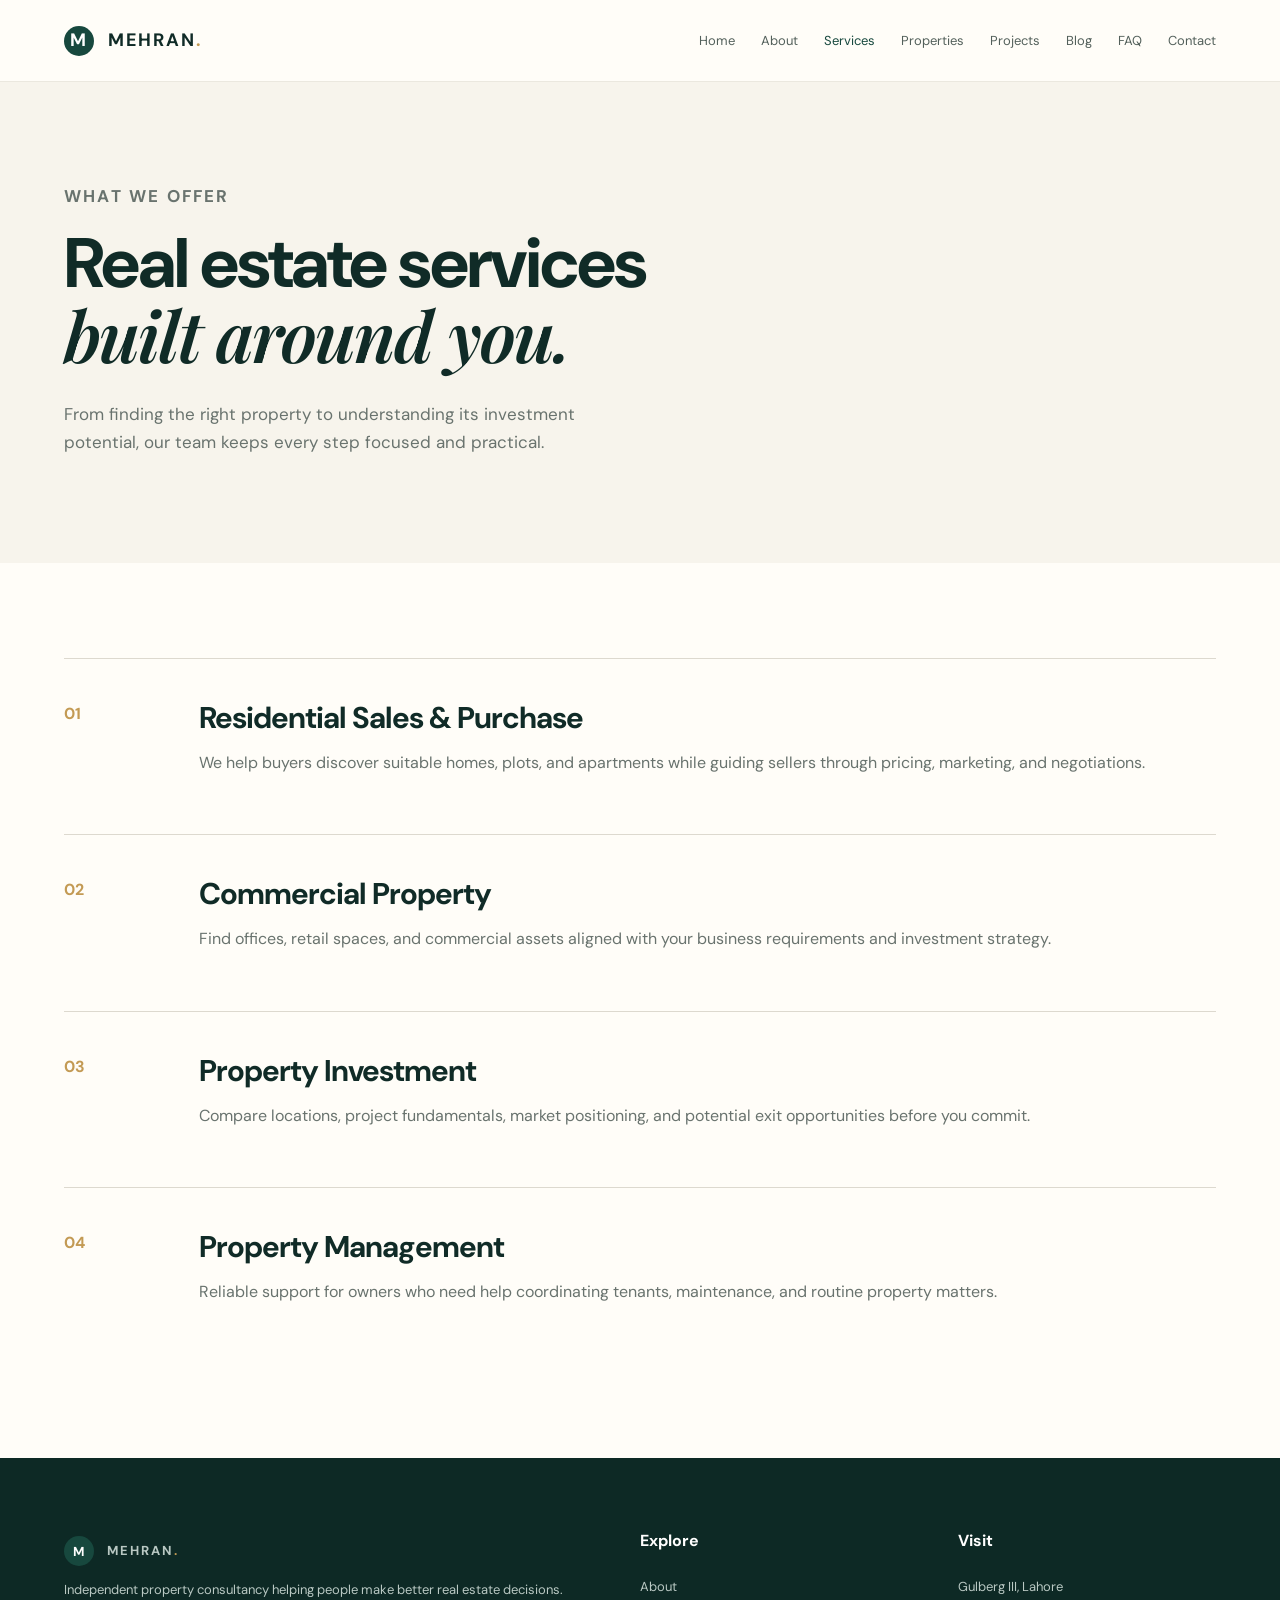
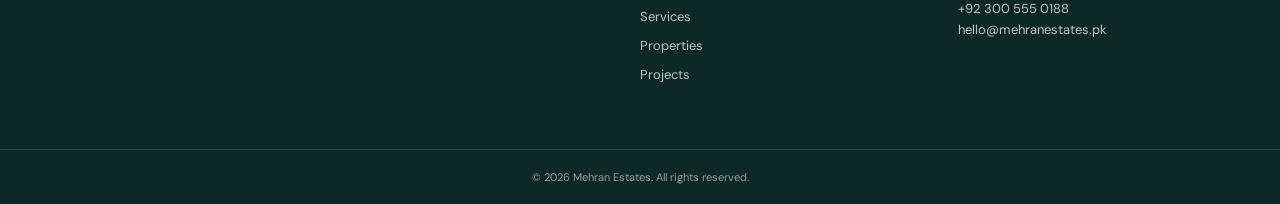
<file: services.html>
<!DOCTYPE html><html lang="en"><head><meta charset="UTF-8"><meta name="viewport" content="width=device-width, initial-scale=1.0"><meta name="description" content="Practical property services for every stage."><title>Services | Mehran Estates</title><link rel="stylesheet" href="style.css"></head><body>
<header><div class="container nav"><a class="logo" href="index.html"><span>M</span> MEHRAN<span class="gold">.</span></a><nav><a class="" href="index.html">Home</a><a class="" href="about.html">About</a><a class="active" href="services.html">Services</a><a class="" href="properties.html">Properties</a><a class="" href="projects.html">Projects</a><a class="" href="blog.html">Blog</a><a class="" href="faq.html">FAQ</a><a class="" href="contact.html">Contact</a></nav><button class="menu" aria-label="Open menu">☰</button></div></header><main><section class="page-hero"><div class="container"><p class="eyebrow">WHAT WE OFFER</p><h1>Real estate services<br><i>built around you.</i></h1><p>From finding the right property to understanding its investment potential, our team keeps every step focused and practical.</p></div></section>
<section class="section"><div class="container service-list"><article><span>01</span><div><h2>Residential Sales & Purchase</h2><p>We help buyers discover suitable homes, plots, and apartments while guiding sellers through pricing, marketing, and negotiations.</p></div></article><article><span>02</span><div><h2>Commercial Property</h2><p>Find offices, retail spaces, and commercial assets aligned with your business requirements and investment strategy.</p></div></article><article><span>03</span><div><h2>Property Investment</h2><p>Compare locations, project fundamentals, market positioning, and potential exit opportunities before you commit.</p></div></article><article><span>04</span><div><h2>Property Management</h2><p>Reliable support for owners who need help coordinating tenants, maintenance, and routine property matters.</p></div></article></div></section></main>
<footer><div class="container footer-grid"><div><a class="logo footer-logo" href="index.html"><span>M</span> MEHRAN<span class="gold">.</span></a><p>Independent property consultancy helping people make better real estate decisions.</p></div><div><h4>Explore</h4><a href="about.html">About</a><a href="services.html">Services</a><a href="properties.html">Properties</a><a href="projects.html">Projects</a></div><div><h4>Visit</h4><p>Gulberg III, Lahore<br>+92 300 555 0188<br>hello@mehranestates.pk</p></div></div><div class="copyright">© 2026 Mehran Estates. All rights reserved.</div></footer>
<script src="script.js"></script></body></html>
</file>
<file: style.css>
@import url('https://fonts.googleapis.com/css2?family=DM+Sans:wght@400;500;600;700&family=Playfair+Display:ital,wght@0,600;0,700;1,600;1,700&display=swap');
:root{--ink:#102b27;--green:#17483e;--cream:#f7f4ec;--paper:#fffdf8;--gold:#c39a54;--muted:#69736e;--line:#ddd9cf}*{box-sizing:border-box}body{margin:0;background:var(--paper);color:var(--ink);font-family:"DM Sans",sans-serif;line-height:1.65}a{text-decoration:none;color:inherit}.container{width:min(1160px,90%);margin:auto}header{height:82px;border-bottom:1px solid #ebe8df;background:rgba(255,253,248,.96);display:flex;align-items:center;position:relative;z-index:5}.nav{display:flex;align-items:center;justify-content:space-between}.logo{font-weight:700;letter-spacing:2px;font-size:18px}.logo span:first-child{display:inline-grid;place-items:center;background:var(--green);color:white;width:30px;height:30px;border-radius:50%;margin-right:8px}.gold{color:var(--gold)}nav{display:flex;gap:26px;align-items:center}nav a{font-size:13px;color:#53605b}nav a:hover,nav a.active{color:var(--green)}.menu{display:none;background:none;border:0;font-size:25px;color:var(--green)}.hero{min-height:620px;display:flex;align-items:center;background:linear-gradient(90deg,rgba(16,43,39,.94),rgba(16,43,39,.64)),url("https://images.unsplash.com/photo-1600607687920-4e2a09cf159d?auto=format&fit=crop&w=1800&q=80") center/cover;color:white}.hero-inner{max-width:1160px}.eyebrow{font-size:11px;letter-spacing:2.2px;font-weight:700;color:var(--gold);margin:0 0 18px}.hero h1,.page-hero h1{font-size:clamp(48px,7vw,88px);line-height:1.02;margin:0 0 24px;letter-spacing:-2px}.hero h1 i,.page-hero h1 i,h2 i{font-family:"Playfair Display",serif;font-weight:600}.hero-text,.page-hero p{max-width:590px;color:#e4e8e4;font-size:17px}.actions{display:flex;gap:25px;align-items:center;margin-top:32px}.btn{display:inline-block;background:var(--gold);color:#182f2a;padding:13px 23px;border-radius:2px;font-weight:700;font-size:13px;border:0;cursor:pointer}.btn:hover{filter:brightness(.95)}.btn.light{background:#fff;color:var(--green)}.link{font-size:13px;font-weight:700;color:var(--green)}.hero .link{color:white}.stats{background:var(--green);color:white}.stats-grid{display:grid;grid-template-columns:repeat(4,1fr);padding:28px 0}.stats-grid div{padding:6px 25px;border-right:1px solid rgba(255,255,255,.18)}.stats-grid div:last-child{border:0}.stats-grid b{font-family:"Playfair Display";font-size:30px;display:block;color:#f2e4c6}.stats-grid span{font-size:11px;text-transform:uppercase;letter-spacing:1px;color:#d2ddd8}.section{padding:95px 0}.heading{display:flex;justify-content:space-between;align-items:end;margin-bottom:40px}h2{font-size:44px;line-height:1.1;letter-spacing:-1px;margin:0 0 12px}h3{font-size:21px;margin:12px 0 7px}p{color:var(--muted)}.cards{display:grid;grid-template-columns:repeat(3,1fr);gap:20px}.cards article{padding:35px;border:1px solid var(--line);background:#fff}.icon{font-size:30px;color:var(--gold)}.dark{background:var(--green);color:white;padding:90px 0}.dark p{color:#d7dfdc}.two{display:grid;grid-template-columns:1fr 1fr;gap:70px;align-items:center}.dark h2{font-size:55px}.page-hero{background:var(--cream);padding:100px 0 90px}.page-hero h1{font-size:70px}.page-hero p{color:var(--muted)}.values{display:grid;grid-template-columns:repeat(3,1fr);gap:50px;margin-top:45px}.values b{color:var(--gold);font-size:13px}.values h3{color:white}.property-grid{display:grid;grid-template-columns:repeat(3,1fr);gap:22px}.property{background:white;border:1px solid var(--line)}.photo{height:270px;background-size:cover;background-position:center}.p1{background-image:url("https://images.unsplash.com/photo-1600585154340-be6161a56a0c?auto=format&fit=crop&w=900&q=80")}.p2{background-image:url("https://images.unsplash.com/photo-1497366811353-6870744d04b2?auto=format&fit=crop&w=900&q=80")}.p3{background-image:url("https://images.unsplash.com/photo-1600607687939-ce8a6c25118c?auto=format&fit=crop&w=900&q=80")}.p4{background-image:url("https://images.unsplash.com/photo-1600566753086-00f18fb6b3ea?auto=format&fit=crop&w=900&q=80")}.p5{background-image:url("https://images.unsplash.com/photo-1486406146926-c627a92ad1ab?auto=format&fit=crop&w=900&q=80")}.p6{background-image:url("https://images.unsplash.com/photo-1600566753190-17f0baa2a6c3?auto=format&fit=crop&w=900&q=80")}.property-body{padding:22px}.property-body small,.project-list small,.blog-grid small{font-size:10px;letter-spacing:1.5px;font-weight:700;color:var(--gold)}.property-body p{font-size:13px;margin:0}.large{grid-template-columns:repeat(3,1fr)}.filters{display:flex;gap:8px;margin-bottom:35px}.filters button{background:transparent;border:1px solid var(--line);padding:9px 17px;cursor:pointer}.filters button.selected,.filters button:hover{background:var(--green);color:white;border-color:var(--green)}.service-list article{display:grid;grid-template-columns:100px 1fr;gap:35px;padding:42px 0;border-top:1px solid var(--line)}.service-list article>span{color:var(--gold);font-weight:700}.service-list h2{font-size:30px}.project-list article{display:grid;grid-template-columns:1fr 1fr;gap:55px;align-items:center;margin-bottom:75px}.project-photo{height:390px;background-size:cover;background-position:center}.x1{background-image:url("https://images.unsplash.com/photo-1600607688969-a5bfcd646154?auto=format&fit=crop&w=1000&q=80")}.x2{background-image:url("https://images.unsplash.com/photo-1497366754035-f200968a6e72?auto=format&fit=crop&w=1000&q=80")}.x3{background-image:url("https://images.unsplash.com/photo-1600607687920-4e2a09cf159d?auto=format&fit=crop&w=1000&q=80")}.blog-grid{display:grid;grid-template-columns:repeat(3,1fr);gap:25px}.blog-photo{height:230px;background-size:cover;background-position:center;margin-bottom:20px}.b1{background-image:url("https://images.unsplash.com/photo-1564013799919-ab600027ffc6?auto=format&fit=crop&w=900&q=80")}.b2{background-image:url("https://images.unsplash.com/photo-1556761175-b413da4baf72?auto=format&fit=crop&w=900&q=80")}.b3{background-image:url("https://images.unsplash.com/photo-1600607687920-4e2a09cf159d?auto=format&fit=crop&w=900&q=80")}.blog-grid h2{font-size:25px}.faq{max-width:850px}.faq details{border-top:1px solid var(--line);padding:23px 0}.faq summary{cursor:pointer;font-size:18px;font-weight:600}.faq p{max-width:700px}.contact-grid{display:grid;grid-template-columns:1fr 1fr;gap:90px}.contact-grid h2{font-size:48px}.contact-grid form{display:grid;gap:18px}label{font-size:12px;font-weight:700;display:grid;gap:7px}input,textarea{width:100%;padding:13px;border:1px solid var(--line);background:white;font:inherit;resize:vertical}#form-message{font-size:13px;color:var(--green)}.cta{background:var(--cream);padding:90px 0}.cta h2{font-size:62px;margin-bottom:28px}footer{background:#0d2925;color:white;padding:70px 0 0}.footer-grid{display:grid;grid-template-columns:2fr 1fr 1fr;gap:60px;padding-bottom:55px}.footer-grid p,.footer-grid a{color:#b9c8c3;font-size:13px}.footer-grid h4{margin-top:0;color:white}.footer-grid a{display:block;margin:8px 0}.footer-logo{color:white}.copyright{border-top:1px solid rgba(255,255,255,.12);padding:18px 5%;text-align:center;color:#8fa39c;font-size:11px}
@media(max-width:800px){nav{display:none}.menu{display:block}.hero{min-height:600px}.stats-grid,.cards,.property-grid,.values,.two,.project-list article,.blog-grid,.contact-grid,.footer-grid{grid-template-columns:1fr}.stats-grid div{border-right:0;border-bottom:1px solid rgba(255,255,255,.15);padding:14px 0}.section{padding:65px 0}.heading{display:block}.heading .link{display:inline-block;margin-top:15px}.page-hero{padding:70px 0}.page-hero h1{font-size:52px}.hero h1{font-size:57px}.dark h2,.cta h2{font-size:45px}.project-list article{gap:25px;margin-bottom:55px}.project-photo{height:300px}.contact-grid{gap:45px}.footer-grid{gap:30px}.service-list article{grid-template-columns:55px 1fr}.service-list h2{font-size:25px}}
</file>
